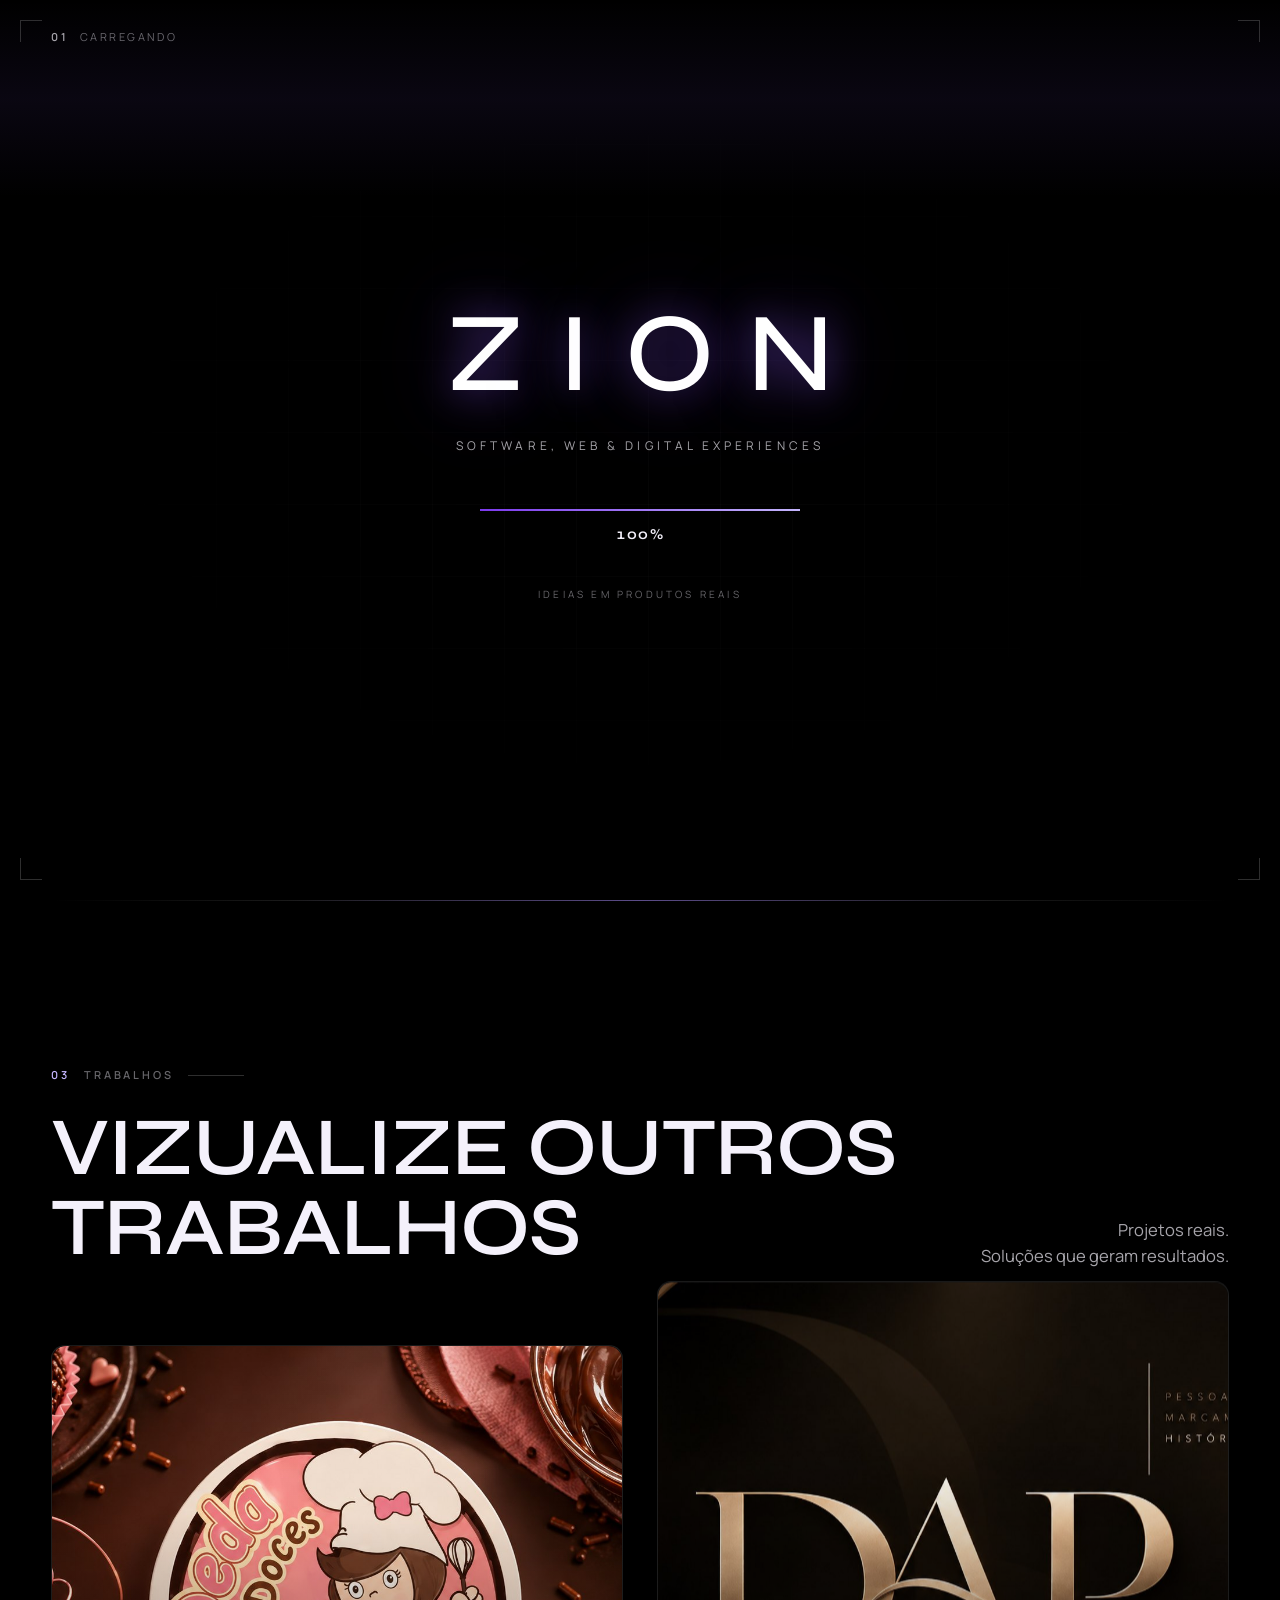
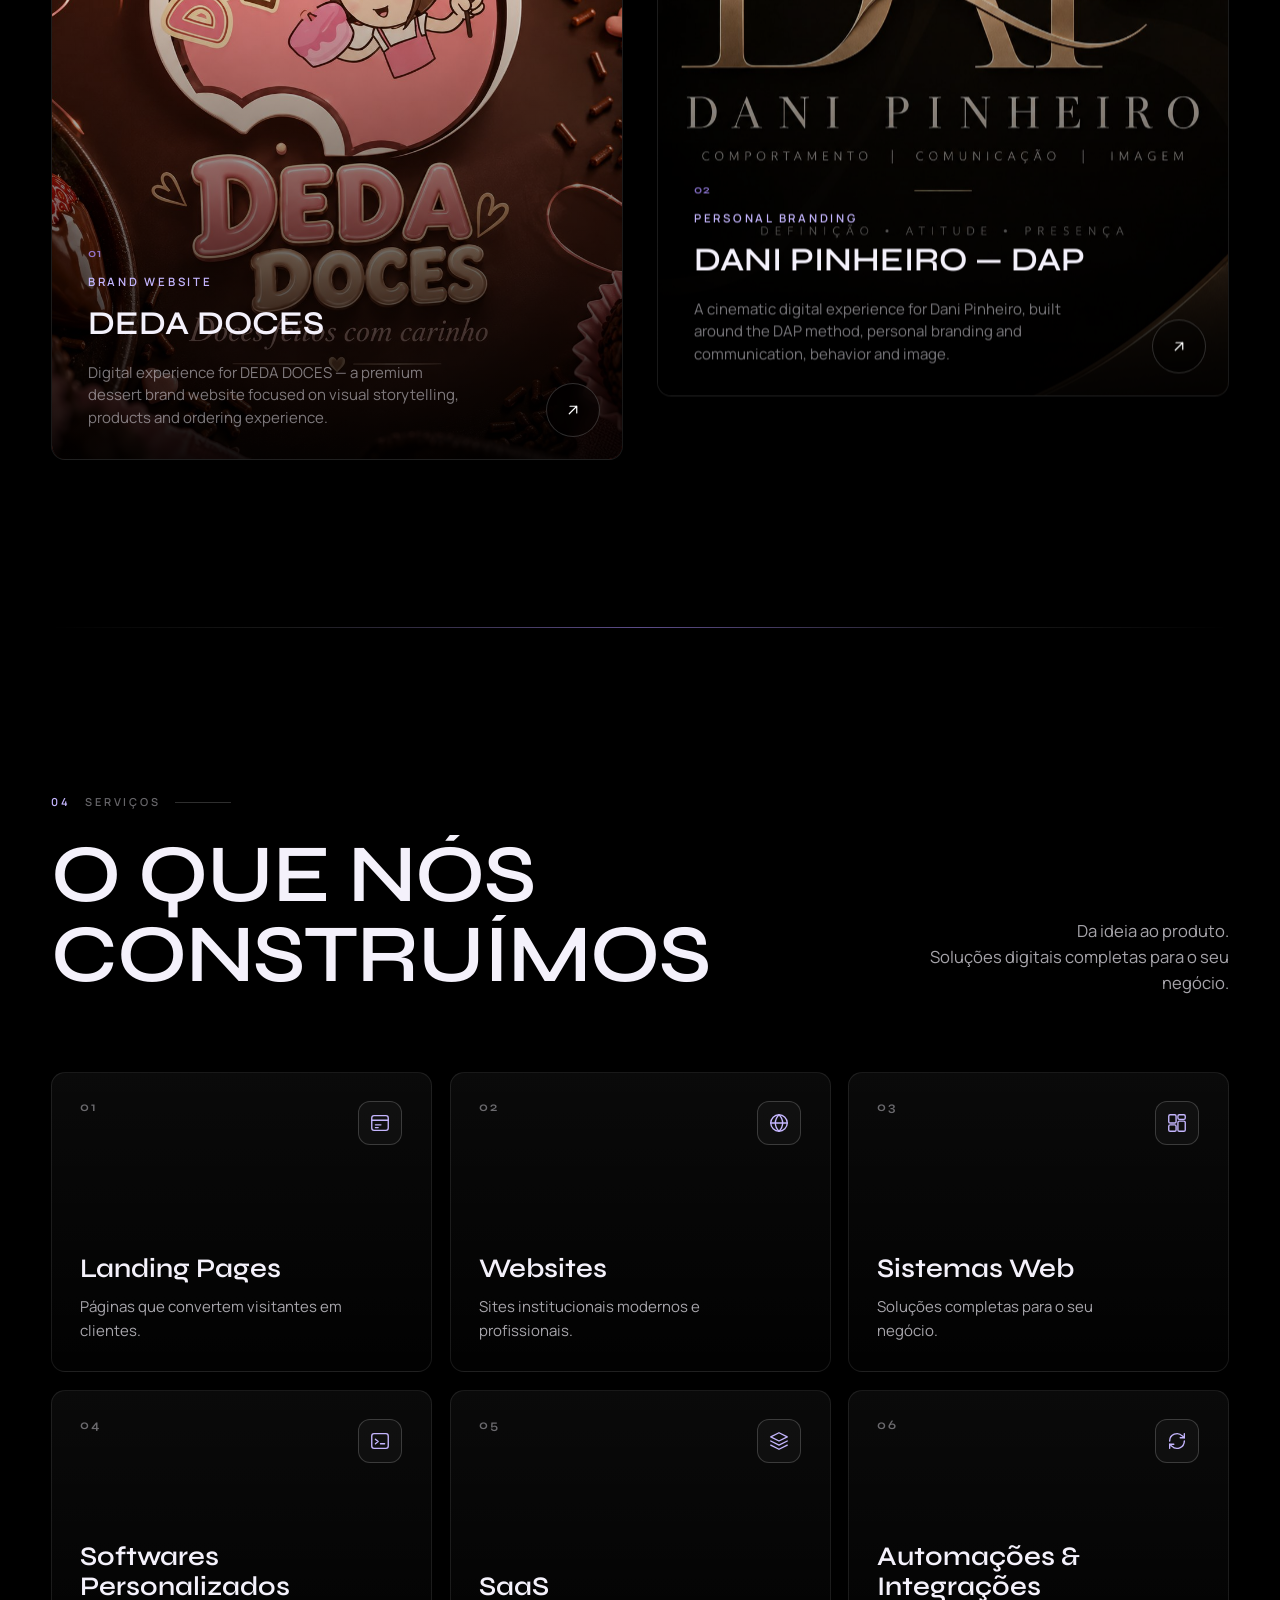
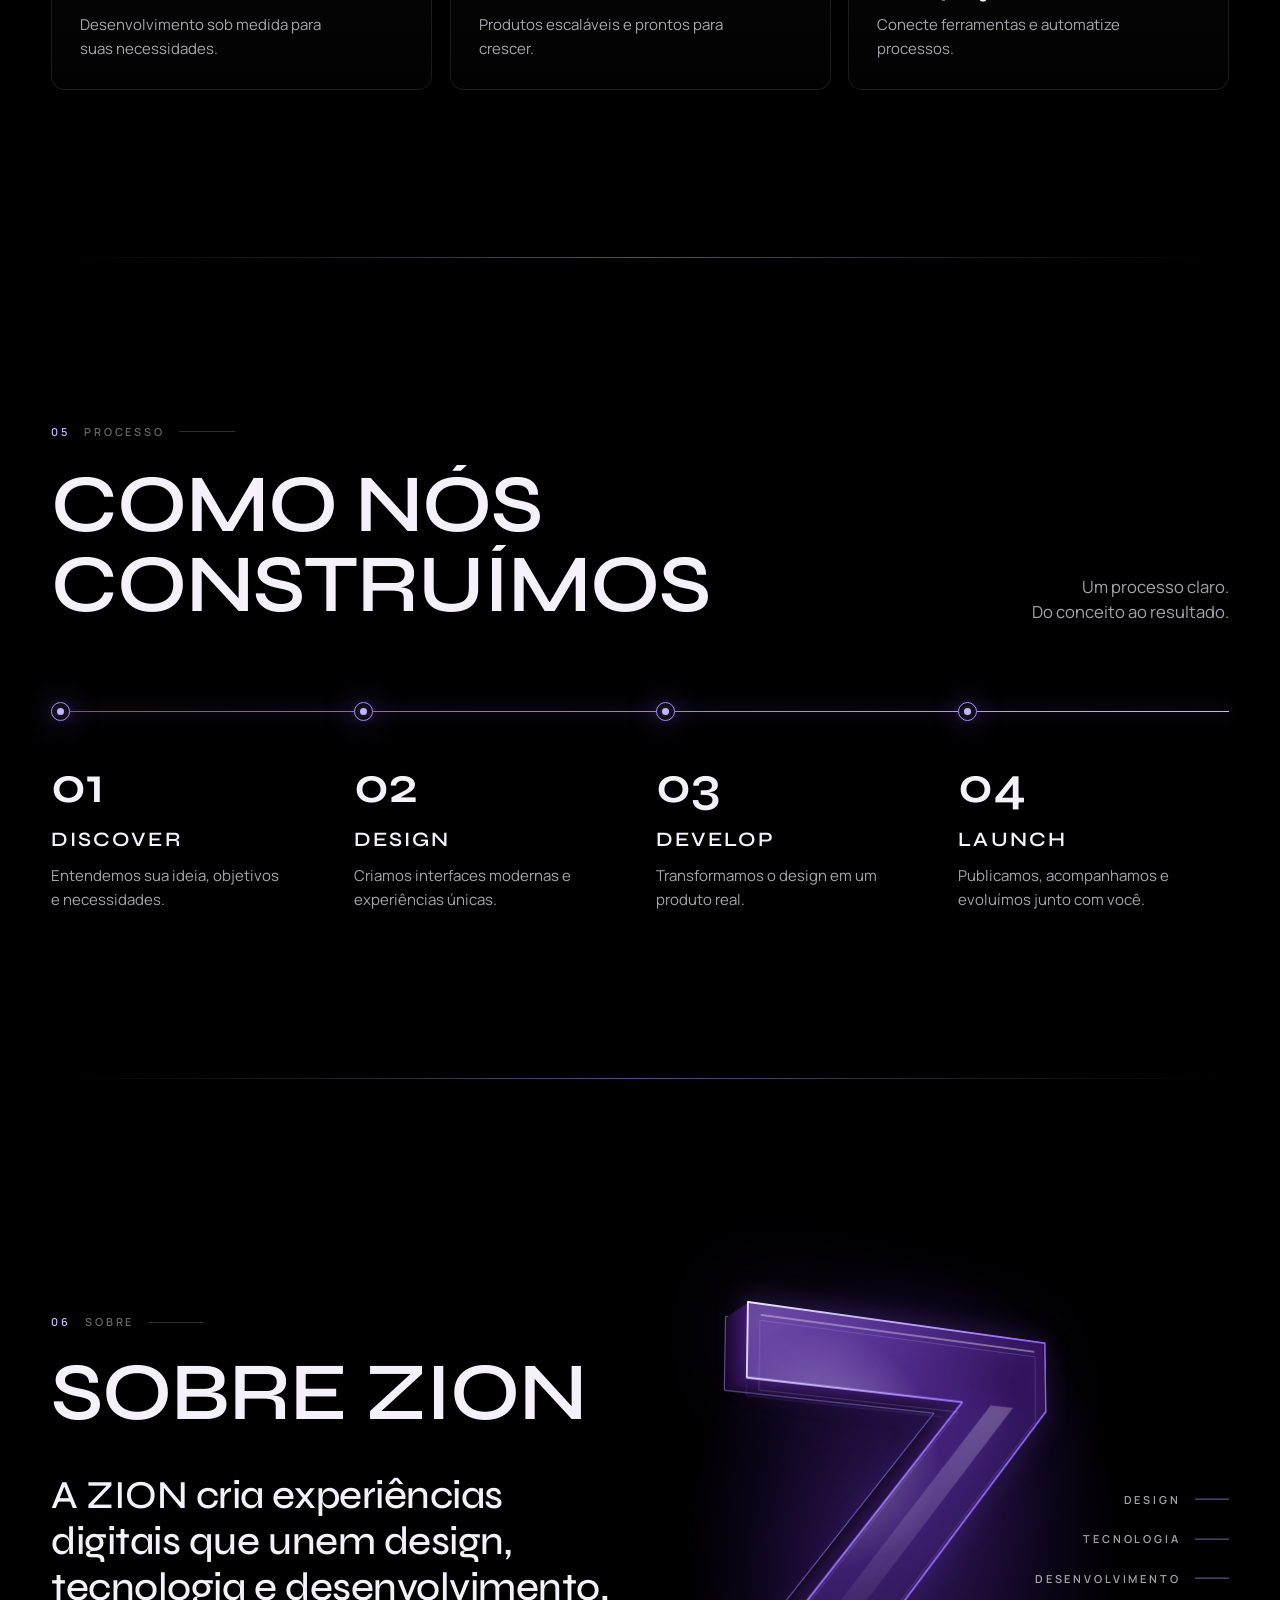
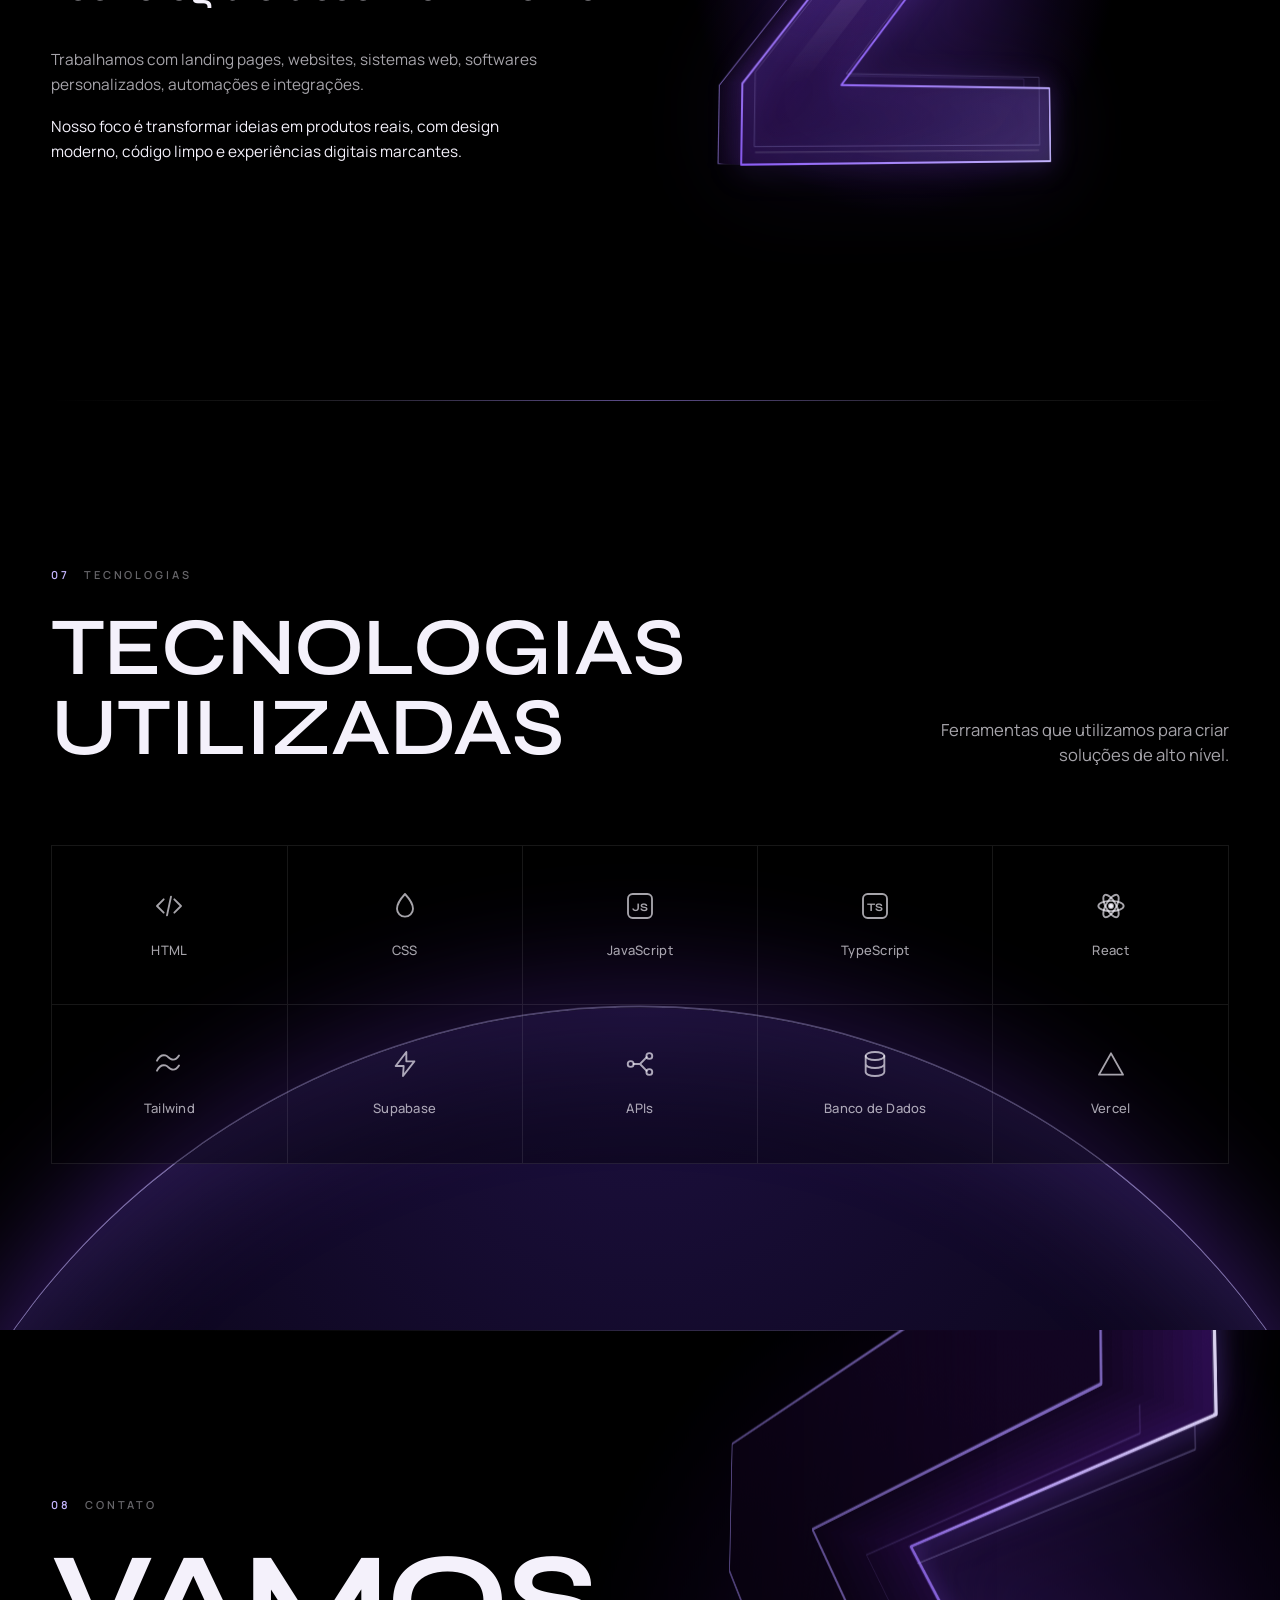
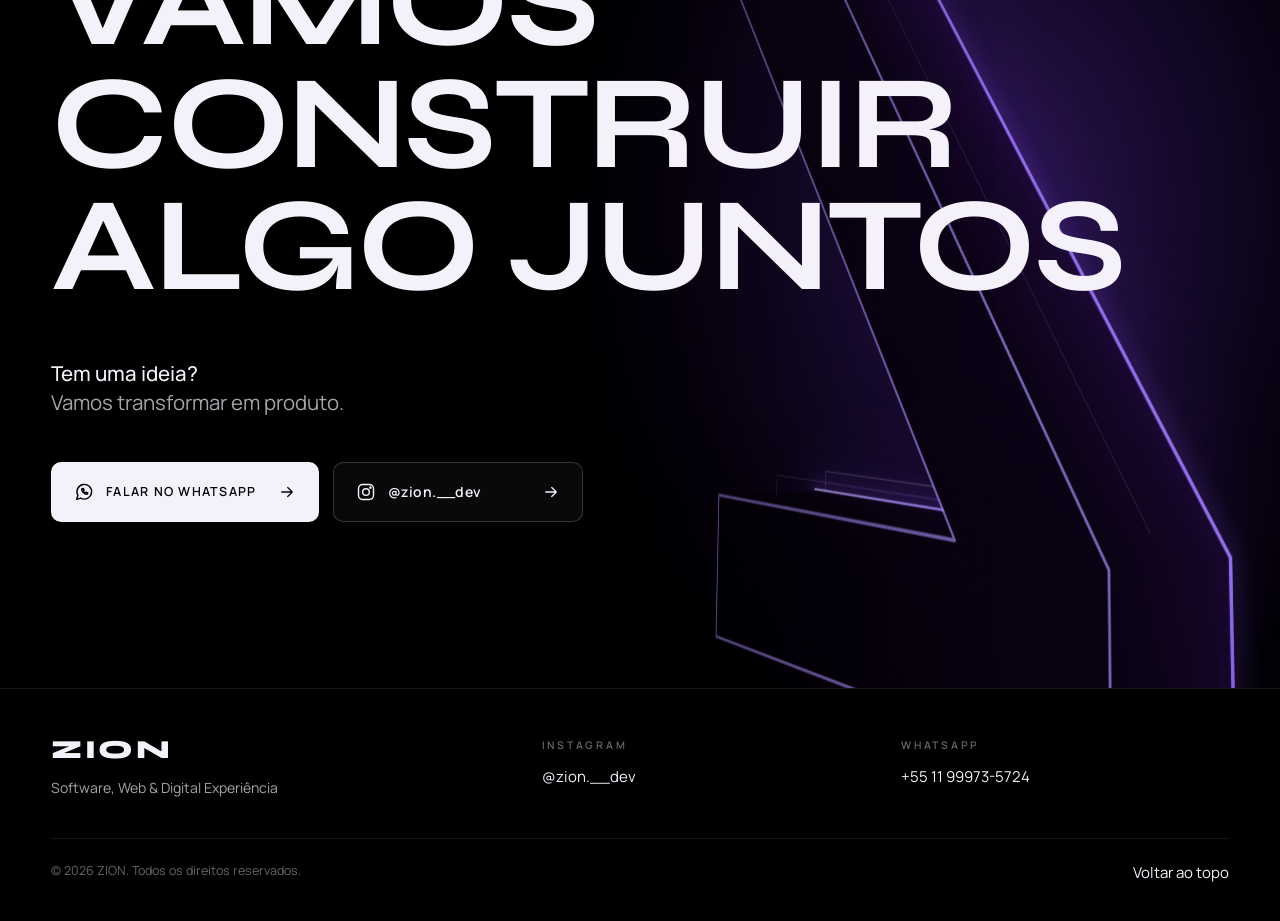
<file: index.html>
<!doctype html>
<html lang="pt-BR">
<head>
<meta charset="utf-8">
<meta name="viewport" content="width=device-width, initial-scale=1, viewport-fit=cover">
<title>ZION — Software, Web &amp; Digital Experiência</title>
<meta name="description" content="A ZION cria landing pages, websites, sistemas, softwares personalizados e experiências digitais modernas.">
<meta name="robots" content="index, follow, max-image-preview:large">
<meta name="theme-color" content="#000000">
<meta name="color-scheme" content="dark">

<link rel="icon" href="favicon.svg" type="image/svg+xml">
<link rel="apple-touch-icon" href="favicon.svg">

<!-- Open Graph / Twitter
     Depois de publicar, troque "og-image.png" pelo endereço completo (ex.: https://seudominio.com/og-image.png)
     e adicione <link rel="canonical" href="https://seudominio.com/"> -->
<meta property="og:type" content="website">
<meta property="og:locale" content="pt_BR">
<meta property="og:site_name" content="ZION">
<meta property="og:title" content="ZION — Software, Web &amp; Digital Experiences">
<meta property="og:description" content="A ZION cria landing pages, websites, sistemas, softwares personalizados e experiências digitais modernas.">
<meta property="og:image" content="og-image.png">
<meta property="og:image:width" content="1200">
<meta property="og:image:height" content="630">
<meta property="og:image:alt" content="ZION — um grande Z 3D em cristal roxo sobre fundo preto">
<meta name="twitter:card" content="summary_large_image">
<meta name="twitter:title" content="ZION — Software, Web &amp; Digital Experiences">
<meta name="twitter:description" content="A ZION cria landing pages, websites, sistemas, softwares personalizados e experiências digitais modernas.">
<meta name="twitter:image" content="og-image.png">

<link rel="preconnect" href="https://fonts.googleapis.com">
<link rel="preconnect" href="https://fonts.gstatic.com" crossorigin>
<link href="https://fonts.googleapis.com/css2?family=Manrope:wght@300;400;500;600;700&family=Syne:wght@500;600;700;800&display=swap" rel="stylesheet">

<script type="application/ld+json">
{
  "@context": "https://schema.org",
  "@type": "ProfessionalService",
  "name": "ZION",
  "slogan": "Software, Web & Digital Experiences",
  "description": "A ZION cria landing pages, websites, sistemas, softwares personalizados e experiências digitais modernas.",
  "telephone": "+5511999735724",
  "sameAs": ["https://instagram.com/zion.__dev"],
  "serviceType": ["Landing Pages", "Websites", "Sistemas Web", "Softwares Personalizados", "SaaS", "Automações e Integrações"]
}
</script>

<script>
  /* Marca o documento como "com JS", decide se o loading aparece (1x por sessão)
     e liga a REDE DE SEGURANÇA: se o JS falhar, atrasar ou travar em qualquer aparelho,
     o site entra em "modo seguro" e mostra todo o conteúdo, sem depender de animação. */
  (function () {
    var r = document.documentElement;
    r.classList.add('js');
    var seen = false;
    try { seen = sessionStorage.getItem('zion:loaded') === '1'; } catch (e) {}
    if (!seen) r.classList.add('is-loading');

    var z = window.__zion = { booted: false, ready: false };
    z.safe = function () {
      if (z.ready) return;
      r.classList.add('safe');
      r.classList.remove('is-loading');
    };
    /* erro de JavaScript do próprio site antes de terminar de abrir -> modo seguro */
    window.addEventListener('error', function (e) {
      var f = (e && e.filename) || '';
      if (!z.ready && (f.indexOf('app.js') > -1 || f.indexOf('index') > -1 || f === '')) z.safe();
    });
    /* app.js não carregou/rodou em 6s -> modo seguro */
    setTimeout(function () { if (!z.booted) z.safe(); }, 6000);
    /* a abertura não terminou em 14s -> modo seguro */
    setTimeout(function () { z.safe(); }, 14000);
  })();
</script>

<link rel="stylesheet" href="style.css">
</head>

<body>
<a class="skip" href="#work">Ir para o conteúdo</a>

<!-- Ícones reutilizáveis -->
<svg width="0" height="0" style="position:absolute" aria-hidden="true" focusable="false">
  <symbol id="i-arrow" viewBox="0 0 24 24"><path d="M5 12h14M13 6l6 6-6 6"/></symbol>
  <symbol id="i-up-right" viewBox="0 0 24 24"><path d="M7 17 17 7M8 7h9v9"/></symbol>
  <symbol id="i-insta" viewBox="0 0 24 24"><rect x="3" y="3" width="18" height="18" rx="5"/><circle cx="12" cy="12" r="4"/><circle cx="17.3" cy="6.7" r=".7" fill="currentColor"/></symbol>
  <symbol id="i-wa" viewBox="0 0 24 24"><path d="M3.2 20.8 4.7 16A8.8 8.8 0 1 1 8 19.3z"/><path d="M9.2 8.4c-.3 2.9 3.2 6.4 6.3 6.4l1.1-1.6-2.1-1-1 .9a4.4 4.4 0 0 1-2.3-2.3l.9-1-1-2.1z"/></symbol>
</svg>

<!-- =========================================================
     01 — LOADING
     ========================================================= -->
<div class="loader" id="loader" aria-hidden="true">
  <div class="loader__grid"></div>
  <i class="loader__scan"></i>
  <span class="loader__corner loader__corner--tl"></span>
  <span class="loader__corner loader__corner--tr"></span>
  <span class="loader__corner loader__corner--bl"></span>
  <span class="loader__corner loader__corner--br"></span>
  <p class="loader__label"><b>01</b>Carregando</p>
  <div class="loader__mid">
    <div class="loader__logo"><span style="--i:0">Z</span><span style="--i:1">I</span><span style="--i:2">O</span><span style="--i:3">N</span></div>
    <p class="loader__sub">Software, Web &amp; Digital Experiences</p>
    <div class="loader__bar"><i id="ld-bar"></i></div>
    <p class="loader__pct" id="ld-pct">00%</p>
    <p class="loader__foot">Ideias em produtos reais</p>
  </div>
</div>

<div class="atmos" aria-hidden="true">
  <div class="atmos__grid"></div>
  <div class="atmos__grain"></div>
  <div class="atmos__vignette"></div>
</div>
<canvas id="fx" aria-hidden="true"></canvas>

<!-- Navegação -->
<header class="nav" id="nav">
  <a class="logo" href="#top" aria-label="ZION — início">ZION</a>
  <nav class="nav__links" aria-label="Principal">
    <a href="#work">Trabalhos</a>
    <a href="#services">Serviços</a>
    <a href="#about">Sobre</a>
    <a href="#contact">Contato</a>
  </nav>
  <div class="nav__right">
    <a class="btn btn--sm" href="https://wa.me/5511999735724?text=Ol%C3%A1!%20Conheci%20a%20ZION%20pelo%20portf%C3%B3lio%20e%20gostaria%20de%20conversar%20sobre%20um%20projeto." target="_blank" rel="noopener" data-magnetic>
      <span class="btn__in">Falar com a ZION</span><i class="btn__dot"></i>
    </a>
    <button class="burger" id="burger" type="button" aria-label="Abrir menu" aria-expanded="false" aria-controls="menu"><i></i><i></i></button>
  </div>
</header>

<div class="menu" id="menu" aria-hidden="true">
  <nav aria-label="Menu mobile">
    <a href="#work" style="--i:0">Trabalhos</a>
    <a href="#services" style="--i:1">Serviços</a>
    <a href="#process" style="--i:2">Processo</a>
    <a href="#about" style="--i:3">Sobre</a>
    <a href="#contact" style="--i:4">Contato</a>
  </nav>
  <div class="menu__foot">
    <a href="https://instagram.com/zion.__dev" target="_blank" rel="noopener">@zion.__dev</a>
    <a href="https://wa.me/5511999735724" target="_blank" rel="noopener">+55 11 99973-5724</a>
  </div>
</div>

<main id="main">

<!-- =========================================================
     02 — HERO
     ========================================================= -->
<section class="hero" id="top" aria-label="Apresentação">
  <div class="hero__light" id="hero-light"></div>
  <div class="hero__floor" id="hero-floor"></div>

  <div class="hero__inner">
    <div class="hero__left">
      <ul class="hero__tags" aria-label="Pilares da ZION" data-mouse="7">
        <li data-intro style="--d:1500">Ideias</li>
        <li data-intro style="--d:1620">Design</li>
        <li data-intro style="--d:1740">Tecnologia</li>
        <li data-intro style="--d:1860">Resultados</li>
      </ul>
    </div>

    <div class="hero__center">
      <div class="hero__z z3d" data-z="hero" data-layers="16" aria-hidden="true" data-intro style="--d:250"></div>
      <div class="hero__title">
        <h1 data-mouse="-9">
          <span class="hero__word" data-split="chars" data-hero style="--d0:650ms">ZION</span>
          <span class="sr-only"> — Software, Web &amp; Digital Experiências</span>
        </h1>
        <p class="hero__tag" data-intro style="--d:1350">Software, Web &amp; Digital Experiências</p>
      </div>
    </div>

    <div class="hero__right">
      <p class="hero__desc" data-intro style="--d:1500">Criamos experiências digitais, websites, sistemas e softwares personalizados para transformar ideias em produtos reais.</p>
      <div class="hero__ctas">
        <a class="btn btn--solid" href="#work" data-magnetic data-intro style="--d:1650"><span class="btn__in">Ver projetos</span><svg class="ar" viewBox="0 0 24 24" aria-hidden="true"><use href="#i-arrow"/></svg></a>
        <a class="btn" href="https://wa.me/5511999735724?text=Ol%C3%A1!%20Conheci%20a%20ZION%20pelo%20portf%C3%B3lio%20e%20gostaria%20de%20conversar%20sobre%20um%20projeto." target="_blank" rel="noopener" data-magnetic data-intro style="--d:1780"><span class="btn__in">Falar com a ZION</span><i class="btn__dot"></i></a>
      </div>
      <div class="socials" data-intro style="--d:1920">
        <a href="https://instagram.com/zion.__dev" target="_blank" rel="noopener" data-cursor="Abrir">
          <svg viewBox="0 0 24 24" aria-hidden="true"><use href="#i-insta"/></svg>
          <span><small>Instagram</small>@zion.__dev</span>
        </a>
        <a href="https://wa.me/5511999735724" target="_blank" rel="noopener" data-cursor="Abrir">
          <svg viewBox="0 0 24 24" aria-hidden="true"><use href="#i-wa"/></svg>
          <span><small>WhatsApp</small>+55 11 99973-5724</span>
        </a>
      </div>
    </div>
  </div>

  <a class="hero__scroll" href="#work" data-intro style="--d:2100" aria-label="Rolar para os projetos"><i></i>Scroll</a>
  <span class="hero__mark float" aria-hidden="true"></span>
</section>

<!-- =========================================================
     03 — SELECTED WORK
     ========================================================= -->
<section class="section" id="work" aria-labelledby="work-title">
  <div class="wrap">
    <div class="shead">
      <p class="idx"><b>03</b>Trabalhos<i data-line></i></p>
      <h2 class="h2" id="work-title" data-split="words">Vizualize Outros Trabalhos</h2>
      <p class="shead__note" data-reveal><span>Projetos reais.</span><span>Soluções que geram resultados.</span></p>
    </div>
    <div class="work-grid" id="work-grid"></div>
  </div>
</section>

<!-- =========================================================
     04 — SERVICES
     ========================================================= -->
<section class="section" id="services" aria-labelledby="services-title">
  <div class="wrap">
    <div class="shead">
      <p class="idx"><b>04</b>Serviços<i data-line></i></p>
      <h2 class="h2" id="services-title" data-split="words">O que nós construímos</h2>
      <p class="shead__note" data-reveal>Da ideia ao produto.<br>Soluções digitais completas para o seu negócio.</p>
    </div>

    <div class="services-grid" data-stagger="3">
      <div class="cell" data-reveal><article class="card svc" data-tilt>
        <div class="svc__top"><span class="svc__n">01</span><span class="svc__ico"><svg viewBox="0 0 24 24" aria-hidden="true"><rect x="3" y="4" width="18" height="16" rx="2.5"/><path d="M3 9h18M7 14h6M7 17h3"/></svg></span></div>
        <div><h3 class="svc__title">Landing Pages</h3><p class="svc__desc">Páginas que convertem visitantes em clientes.</p></div>
      </article></div>

      <div class="cell" data-reveal><article class="card svc" data-tilt>
        <div class="svc__top"><span class="svc__n">02</span><span class="svc__ico"><svg viewBox="0 0 24 24" aria-hidden="true"><circle cx="12" cy="12" r="9"/><path d="M3 12h18M12 3c2.6 2.6 4 5.6 4 9s-1.4 6.4-4 9c-2.6-2.6-4-5.6-4-9s1.4-6.4 4-9z"/></svg></span></div>
        <div><h3 class="svc__title">Websites</h3><p class="svc__desc">Sites institucionais modernos e profissionais.</p></div>
      </article></div>

      <div class="cell" data-reveal><article class="card svc" data-tilt>
        <div class="svc__top"><span class="svc__n">03</span><span class="svc__ico"><svg viewBox="0 0 24 24" aria-hidden="true"><rect x="3" y="3" width="8" height="9" rx="1.5"/><rect x="13" y="3" width="8" height="5" rx="1.5"/><rect x="13" y="10" width="8" height="11" rx="1.5"/><rect x="3" y="14" width="8" height="7" rx="1.5"/></svg></span></div>
        <div><h3 class="svc__title">Sistemas Web</h3><p class="svc__desc">Soluções completas para o seu negócio.</p></div>
      </article></div>

      <div class="cell" data-reveal><article class="card svc" data-tilt>
        <div class="svc__top"><span class="svc__n">04</span><span class="svc__ico"><svg viewBox="0 0 24 24" aria-hidden="true"><rect x="3" y="4" width="18" height="16" rx="2.5"/><path d="m7 10 3 2.5L7 15M12.5 15H17"/></svg></span></div>
        <div><h3 class="svc__title">Softwares Personalizados</h3><p class="svc__desc">Desenvolvimento sob medida para suas necessidades.</p></div>
      </article></div>

      <div class="cell" data-reveal><article class="card svc" data-tilt>
        <div class="svc__top"><span class="svc__n">05</span><span class="svc__ico"><svg viewBox="0 0 24 24" aria-hidden="true"><path d="m12 3 9 4.5-9 4.5-9-4.5z"/><path d="m3 12 9 4.5 9-4.5"/><path d="m3 16.5 9 4.5 9-4.5"/></svg></span></div>
        <div><h3 class="svc__title">SaaS</h3><p class="svc__desc">Produtos escaláveis e prontos para crescer.</p></div>
      </article></div>

      <div class="cell" data-reveal><article class="card svc" data-tilt>
        <div class="svc__top"><span class="svc__n">06</span><span class="svc__ico"><svg viewBox="0 0 24 24" aria-hidden="true"><path d="M4 12a8 8 0 0 1 13.7-5.6L20 8.5"/><path d="M20 4v4.5h-4.5"/><path d="M20 12a8 8 0 0 1-13.7 5.6L4 15.5"/><path d="M4 20v-4.5h4.5"/></svg></span></div>
        <div><h3 class="svc__title">Automações &amp; Integrações</h3><p class="svc__desc">Conecte ferramentas e automatize processos.</p></div>
      </article></div>
    </div>
  </div>
</section>

<!-- =========================================================
     05 — PROCESS
     ========================================================= -->
<section class="section" id="process" aria-labelledby="process-title">
  <div class="wrap">
    <div class="shead">
      <p class="idx"><b>05</b>Processo<i data-line></i></p>
      <h2 class="h2" id="process-title" data-split="words">Como nós construímos</h2>
      <p class="shead__note" data-reveal><span>Um processo claro.</span><span>Do conceito ao resultado.</span></p>
    </div>

    <div class="steps" id="steps">
      <div class="steps__track" aria-hidden="true"><div class="steps__fill"></div></div>
      <article class="step" data-reveal style="--i:0"><span class="step__node" aria-hidden="true"></span><p class="step__n">01</p><h3 class="step__t">Discover</h3><p class="step__d">Entendemos sua ideia, objetivos e necessidades.</p></article>
      <article class="step" data-reveal style="--i:1"><span class="step__node" aria-hidden="true"></span><p class="step__n">02</p><h3 class="step__t">Design</h3><p class="step__d">Criamos interfaces modernas e experiências únicas.</p></article>
      <article class="step" data-reveal style="--i:2"><span class="step__node" aria-hidden="true"></span><p class="step__n">03</p><h3 class="step__t">Develop</h3><p class="step__d">Transformamos o design em um produto real.</p></article>
      <article class="step" data-reveal style="--i:3"><span class="step__node" aria-hidden="true"></span><p class="step__n">04</p><h3 class="step__t">Launch</h3><p class="step__d">Publicamos, acompanhamos e evoluímos junto com você.</p></article>
    </div>
  </div>
</section>

<!-- =========================================================
     06 — ABOUT
     ========================================================= -->
<section class="section" id="about" aria-labelledby="about-title">
  <div class="wrap about">
    <div class="about__text">
      <p class="idx"><b>06</b>Sobre<i data-line></i></p>
      <h2 class="h2" id="about-title" data-split="words" style="margin-top:22px">Sobre ZION</h2>
      <p class="about__lead" data-reveal>A ZION cria experiências digitais que unem design, tecnologia e desenvolvimento.</p>
      <div class="about__body" data-reveal>
        <p>Trabalhamos com landing pages, websites, sistemas web, softwares personalizados, automações e integrações.</p>
        <p>Nosso foco é transformar ideias em produtos reais, com design moderno, código limpo e experiências digitais marcantes.</p>
      </div>
    </div>
    <div class="about__viz">
      <div class="z3d" data-z="about" data-layers="12" aria-hidden="true"></div>
      <ul class="about__pillars" aria-label="Pilares">
        <li data-reveal style="--i:0">Design</li>
        <li data-reveal style="--i:1">Tecnologia</li>
        <li data-reveal style="--i:2">Desenvolvimento</li>
      </ul>
    </div>
  </div>
</section>

<!-- =========================================================
     07 — TECHNOLOGIES
     Mostre apenas o que a ZION realmente usa: apague o <li> que não fizer sentido.
     ========================================================= -->
<section class="section tech" id="technologies" aria-labelledby="tech-title">
  <div class="tech__planet" data-parallax="-0.05" aria-hidden="true"></div>
  <div class="wrap">
    <div class="shead">
      <p class="idx"><b>07</b>Tecnologias<i data-line></i></p>
      <h2 class="h2" id="tech-title" data-split="words">Tecnologias Utilizadas</h2>
      <p class="shead__note" data-reveal>Ferramentas que utilizamos para criar soluções de alto nível.</p>
    </div>

    <ul class="tech__grid" data-stagger="5">
      <li class="tile" data-reveal><svg viewBox="0 0 24 24" aria-hidden="true"><path d="m8 7-5 5 5 5M16 7l5 5-5 5M13.5 5l-3 14"/></svg><span>HTML</span></li>
      <li class="tile" data-reveal><svg viewBox="0 0 24 24" aria-hidden="true"><path d="M12 3s6 6.5 6 11a6 6 0 0 1-12 0c0-4.5 6-11 6-11z"/></svg><span>CSS</span></li>
      <li class="tile" data-reveal><svg viewBox="0 0 24 24" aria-hidden="true"><rect x="3" y="3" width="18" height="18" rx="3.5"/><text x="12" y="15.6" text-anchor="middle">JS</text></svg><span>JavaScript</span></li>
      <li class="tile" data-reveal><svg viewBox="0 0 24 24" aria-hidden="true"><rect x="3" y="3" width="18" height="18" rx="3.5"/><text x="12" y="15.6" text-anchor="middle">TS</text></svg><span>TypeScript</span></li>
      <li class="tile" data-reveal><svg viewBox="0 0 24 24" aria-hidden="true"><circle cx="12" cy="12" r="1.5" fill="currentColor"/><ellipse cx="12" cy="12" rx="9.5" ry="3.8"/><ellipse cx="12" cy="12" rx="9.5" ry="3.8" transform="rotate(60 12 12)"/><ellipse cx="12" cy="12" rx="9.5" ry="3.8" transform="rotate(120 12 12)"/></svg><span>React</span></li>
      <li class="tile" data-reveal><svg viewBox="0 0 24 24" aria-hidden="true"><path d="M3 9.5c1.7-3.3 3.8-4.6 6.3-3.9 2 .6 3 2.6 5 3 1.8.4 3.5-.3 5.2-3"/><path d="M3 17c1.7-3.3 3.8-4.6 6.3-3.9 2 .6 3 2.6 5 3 1.8.4 3.5-.3 5.2-3"/></svg><span>Tailwind</span></li>
      <li class="tile" data-reveal><svg viewBox="0 0 24 24" aria-hidden="true"><path d="M13 3 5 13.5h6L10.5 21 19 10h-6z"/></svg><span>Supabase</span></li>
      <li class="tile" data-reveal><svg viewBox="0 0 24 24" aria-hidden="true"><circle cx="5" cy="12" r="2.2"/><circle cx="19" cy="6" r="2.2"/><circle cx="19" cy="18" r="2.2"/><path d="M7.2 12H12l5-5.2M12 12l5 5.2"/></svg><span>APIs</span></li>
      <li class="tile" data-reveal><svg viewBox="0 0 24 24" aria-hidden="true"><ellipse cx="12" cy="6" rx="7" ry="3"/><path d="M5 6v6c0 1.7 3.1 3 7 3s7-1.3 7-3V6M5 12v6c0 1.7 3.1 3 7 3s7-1.3 7-3v-6"/></svg><span>Banco de Dados</span></li>
      <li class="tile" data-reveal><svg viewBox="0 0 24 24" aria-hidden="true"><path d="m12 4 9 16H3z"/></svg><span>Vercel</span></li>
    </ul>
  </div>
</section>

<!-- =========================================================
     08 — CONTACT
     ========================================================= -->
<section class="section contact" id="contact" aria-labelledby="contact-title">
  <div class="contact__z z3d" data-z="contact" data-layers="12" aria-hidden="true"></div>
  <div class="contact__shade" aria-hidden="true"></div>
  <div class="wrap">
    <p class="idx" style="margin-bottom:26px"><b>08</b>Contato<i data-line></i></p>
    <h2 class="contact__title" id="contact-title" data-split="words"><span class="line">Vamos construir</span><span class="line">Algo Juntos</span></h2>
    <p class="contact__copy" data-reveal><strong>Tem uma ideia?</strong>Vamos transformar em produto.</p>
    <div class="contact__ctas" data-reveal style="--i:2">
      <a class="btn btn--solid" href="https://wa.me/5511999735724?text=Ol%C3%A1!%20Conheci%20a%20ZION%20pelo%20portf%C3%B3lio%20e%20gostaria%20de%20conversar%20sobre%20um%20projeto." target="_blank" rel="noopener" data-magnetic>
        <span class="btn__in"><svg class="ar" viewBox="0 0 24 24" aria-hidden="true" style="width:20px;height:20px"><use href="#i-wa"/></svg>Falar no WhatsApp</span><svg class="ar" viewBox="0 0 24 24" aria-hidden="true"><use href="#i-arrow"/></svg>
      </a>
      <a class="btn btn--handle" href="https://instagram.com/zion.__dev" target="_blank" rel="noopener" data-magnetic>
        <span class="btn__in"><svg class="ar" viewBox="0 0 24 24" aria-hidden="true" style="width:20px;height:20px"><use href="#i-insta"/></svg>@zion.__dev</span><svg class="ar" viewBox="0 0 24 24" aria-hidden="true"><use href="#i-arrow"/></svg>
      </a>
    </div>
  </div>
</section>

</main>

<!-- =========================================================
     09 — FOOTER
     ========================================================= -->
<footer class="footer">
  <div class="footer__grid">
    <div class="footer__brand">ZION<small>Software, Web &amp; Digital Experiência</small></div>
    <div><h3>Instagram</h3><a href="https://instagram.com/zion.__dev" target="_blank" rel="noopener">@zion.__dev</a></div>
    <div><h3>WhatsApp</h3><a href="https://wa.me/5511999735724" target="_blank" rel="noopener">+55 11 99973-5724</a></div>
  </div>
  <div class="footer__legal"><span>© <span id="year">2026</span> ZION. Todos os direitos reservados.</span><a href="#top">Voltar ao topo</a></div>
</footer>

<script src="app.js" defer></script>
</body>
</html>
</file>
<file: style.css>
/* =========================================================
   ZION — Software, Web & Digital Experiences
   Design tokens
   ========================================================= */
:root {
  --bg: #000;
  --ink: #f4f1fb;
  --ink-2: rgba(244, 241, 251, .68);
  --ink-3: rgba(244, 241, 251, .42);
  --line: rgba(255, 255, 255, .09);
  --line-2: rgba(255, 255, 255, .18);
  --v1: #7c3aed;
  --v2: #8b5cf6;
  --v3: #a78bfa;
  --v4: #c4b5fd;
  --glow: rgba(139, 92, 246, .42);
  --display: 'Syne', 'Arial Black', system-ui, sans-serif;
  --body: 'Manrope', system-ui, -apple-system, 'Segoe UI', Roboto, sans-serif;
  --pad: clamp(20px, 4vw, 64px);
  --ease: cubic-bezier(.22, 1, .36, 1);
  --ease-io: cubic-bezier(.65, 0, .35, 1);
}

*, *::before, *::after { box-sizing: border-box; margin: 0; padding: 0; }
html { -webkit-text-size-adjust: 100%; color-scheme: dark; background: var(--bg); overflow-x: hidden; }
body {
  background: var(--bg);
  color: var(--ink);
  font-family: var(--body);
  font-size: 16px;
  line-height: 1.6;
  overflow-x: hidden;
  -webkit-font-smoothing: antialiased;
  -moz-osx-font-smoothing: grayscale;
  text-rendering: optimizeLegibility;
}
html.is-loading, html.is-loading body { overflow: hidden; }
html.menu-open, html.menu-open body { overflow: hidden; }
img, svg { display: block; max-width: 100%; }
a { color: inherit; }
ul { list-style: none; }
button { font: inherit; color: inherit; background: none; border: 0; cursor: pointer; }
::selection { background: var(--v1); color: #fff; }
:focus-visible { outline: 2px solid var(--v3); outline-offset: 3px; border-radius: 6px; }

.sr-only {
  position: absolute; width: 1px; height: 1px; margin: -1px; padding: 0;
  overflow: hidden; clip: rect(0 0 0 0); white-space: nowrap; border: 0;
}
.skip {
  position: fixed; left: 16px; top: -60px; z-index: 400; padding: 10px 16px;
  background: var(--ink); color: #000; border-radius: 8px; font-weight: 600; text-decoration: none;
  transition: top .3s var(--ease);
}
.skip:focus { top: 16px; }

/* =========================================================
   Atmosfera global: grid técnico, grão, vinheta, partículas
   ========================================================= */
.atmos { position: fixed; inset: 0; z-index: 0; pointer-events: none; }
.atmos__grid {
  position: absolute; inset: 0;
  background-image:
    linear-gradient(rgba(255, 255, 255, .045) 1px, transparent 1px),
    linear-gradient(90deg, rgba(255, 255, 255, .045) 1px, transparent 1px);
  background-size: 72px 72px;
  -webkit-mask-image: radial-gradient(ellipse 80% 70% at 50% 40%, #000 20%, transparent 78%);
  mask-image: radial-gradient(ellipse 80% 70% at 50% 40%, #000 20%, transparent 78%);
}
.atmos__grain {
  position: absolute; inset: 0; opacity: .05;
  background-image: url("data:image/svg+xml;utf8,<svg xmlns='http://www.w3.org/2000/svg' width='180' height='180'><filter id='n'><feTurbulence type='fractalNoise' baseFrequency='.85' numOctaves='2' stitchTiles='stitch'/><feColorMatrix values='0 0 0 0 1  0 0 0 0 1  0 0 0 0 1  0 0 0 .9 0'/></filter><rect width='100%' height='100%' filter='url(%23n)'/></svg>");
}
.atmos__vignette {
  position: absolute; inset: 0;
  background: radial-gradient(ellipse 120% 90% at 50% 50%, transparent 55%, rgba(0, 0, 0, .65) 100%);
}
#fx { position: fixed; inset: 0; width: 100%; height: 100%; z-index: 0; pointer-events: none; }

main, .footer { position: relative; z-index: 1; }

/* =========================================================
   Botões
   ========================================================= */
.btn {
  position: relative; display: inline-flex; align-items: center; justify-content: space-between;
  gap: 22px; height: 54px; padding: 0 22px; border-radius: 10px;
  font: 600 12.5px/1 var(--body); letter-spacing: .1em; text-transform: uppercase; text-decoration: none;
  color: var(--ink); border: 1px solid var(--line-2);
  background: rgba(255, 255, 255, .035);
  -webkit-backdrop-filter: blur(10px); backdrop-filter: blur(10px);
  transition: border-color .4s var(--ease), box-shadow .5s var(--ease), background .4s var(--ease), color .3s;
  will-change: transform;
}
.btn__in { display: inline-flex; align-items: center; gap: 12px; will-change: transform; }
.btn .ar { width: 18px; height: 18px; stroke: currentColor; fill: none; stroke-width: 1.7; stroke-linecap: round; stroke-linejoin: round; transition: transform .5s var(--ease); flex: none; }
.btn:hover .ar { transform: translateX(5px); }
.btn:hover { border-color: rgba(167, 139, 250, .75); box-shadow: 0 0 44px -8px var(--glow), inset 0 0 22px -12px var(--v3); }
.btn--solid { background: var(--ink); color: #07040e; border-color: transparent; }
.btn--solid:hover { background: #fff; box-shadow: 0 0 60px -6px rgba(167, 139, 250, .7); border-color: transparent; }
.btn__dot { width: 8px; height: 8px; border-radius: 50%; background: var(--v2); box-shadow: 0 0 12px var(--v2); flex: none; }
.btn--handle { text-transform: none; letter-spacing: .03em; font-size: 14px; }
.btn--sm { height: 42px; padding: 0 16px; font-size: 11.5px; gap: 14px; }

/* =========================================================
   Navegação
   ========================================================= */
.nav {
  position: fixed; inset: 0 0 auto 0; z-index: 90;
  display: flex; align-items: center; justify-content: space-between;
  padding: 18px var(--pad);
  transition: transform .7s var(--ease), background .5s, border-color .5s;
  border-bottom: 1px solid transparent;
}
.nav.is-solid {
  background: rgba(0, 0, 0, .55);
  -webkit-backdrop-filter: blur(16px); backdrop-filter: blur(16px);
  border-bottom-color: var(--line);
}
.nav.is-hidden { transform: translate3d(0, -110%, 0); }
.logo { font: 800 22px/1 var(--display); letter-spacing: .1em; text-decoration: none; color: var(--ink); position: relative; z-index: 95; }
.nav__links { display: flex; gap: clamp(22px, 3.2vw, 48px); }
.nav__links a {
  position: relative; font-size: 14px; font-weight: 500; text-decoration: none; color: var(--ink-2);
  padding: 6px 0; transition: color .3s;
}
.nav__links a::after {
  content: ""; position: absolute; left: 0; right: 0; bottom: 0; height: 1px; background: var(--v3);
  transform: scaleX(0); transform-origin: right; transition: transform .6s var(--ease);
}
.nav__links a:hover, .nav__links a[aria-current="true"] { color: var(--ink); }
.nav__links a:hover::after, .nav__links a[aria-current="true"]::after { transform: scaleX(1); transform-origin: left; }
.nav__right { display: flex; align-items: center; gap: 14px; position: relative; z-index: 95; }

.burger { display: none; width: 46px; height: 46px; border-radius: 10px; border: 1px solid var(--line-2); position: relative; background: rgba(255, 255, 255, .04); }
.burger i { position: absolute; left: 14px; right: 14px; height: 1.5px; background: var(--ink); transition: transform .6s var(--ease), top .6s var(--ease); }
.burger i:nth-child(1) { top: 18px; }
.burger i:nth-child(2) { top: 26px; }
.menu-open .burger i:nth-child(1) { top: 22px; transform: rotate(45deg); }
.menu-open .burger i:nth-child(2) { top: 22px; transform: rotate(-45deg); }

.menu {
  position: fixed; inset: 0; z-index: 80; background: #020106;
  display: flex; flex-direction: column; justify-content: center; padding: 100px var(--pad) 48px;
  clip-path: circle(0 at calc(100% - 44px) 40px); visibility: hidden;
  transition: clip-path .9s var(--ease-io), visibility 0s .9s;
}
.menu::before {
  content: ""; position: absolute; inset: 0; pointer-events: none;
  background: radial-gradient(500px circle at 80% 20%, rgba(124, 58, 237, .28), transparent 65%);
}
.menu-open .menu { clip-path: circle(150% at calc(100% - 44px) 40px); visibility: visible; transition: clip-path .9s var(--ease-io), visibility 0s; }
.menu nav { display: flex; flex-direction: column; gap: 6px; position: relative; }
.menu nav a {
  font: 600 clamp(38px, 11vw, 64px)/1.1 var(--display); text-decoration: none; text-transform: uppercase;
  opacity: 0; transform: translate3d(0, 30px, 0); transition: opacity .6s, transform .8s var(--ease);
}
.menu-open .menu nav a { opacity: 1; transform: none; transition-delay: calc(.25s + var(--i) * .07s); }
.menu__foot { position: relative; margin-top: 48px; display: grid; gap: 6px; color: var(--ink-2); font-size: 14px; }
.menu__foot a { text-decoration: none; }

/* =========================================================
   Loading
   ========================================================= */
.loader { display: none; position: fixed; inset: 0; z-index: 300; background: #000; overflow: hidden; }
html.is-loading .loader { display: grid; place-items: center; }
.loader::after {
  content: ""; position: absolute; left: 0; right: 0; bottom: 0; height: 1px;
  background: linear-gradient(90deg, transparent, var(--v3), transparent);
  box-shadow: 0 0 36px 5px rgba(139, 92, 246, .55); opacity: 0; transition: opacity .3s;
}
.loader.is-out { transform: translate3d(0, -101%, 0); transition: transform 1.2s var(--ease-io) .45s; }
.loader.is-out::after { opacity: 1; }
.loader__grid {
  position: absolute; inset: 0; opacity: .6;
  background-image: linear-gradient(rgba(255, 255, 255, .04) 1px, transparent 1px), linear-gradient(90deg, rgba(255, 255, 255, .04) 1px, transparent 1px);
  background-size: 72px 72px;
  -webkit-mask-image: radial-gradient(ellipse 60% 55% at 50% 50%, #000, transparent 75%);
  mask-image: radial-gradient(ellipse 60% 55% at 50% 50%, #000, transparent 75%);
}
.loader__label { position: absolute; top: 28px; left: var(--pad); font-size: 11px; letter-spacing: .22em; text-transform: uppercase; color: var(--ink-3); }
.loader__label b { font-weight: 600; color: var(--ink-2); margin-right: 12px; }
.loader__corner { position: absolute; width: 22px; height: 22px; border: 0 solid var(--line-2); }
.loader__corner--tl { top: 20px; left: 20px; border-width: 1px 0 0 1px; }
.loader__corner--tr { top: 20px; right: 20px; border-width: 1px 1px 0 0; }
.loader__corner--bl { bottom: 20px; left: 20px; border-width: 0 0 1px 1px; }
.loader__corner--br { bottom: 20px; right: 20px; border-width: 0 1px 1px 0; }
.loader__mid { position: relative; text-align: center; display: grid; justify-items: center; transition: transform 1.1s var(--ease-io), opacity .8s, filter 1s; }
.loader.is-out .loader__mid { transform: scale(1.4); opacity: 0; filter: blur(16px); }
.loader__logo {
  font: 500 clamp(46px, 9.5vw, 112px)/1 var(--display); letter-spacing: .3em; margin-right: -.3em;
  color: #fff; text-shadow: 0 0 40px rgba(139, 92, 246, .55), 0 0 90px rgba(124, 58, 237, .35);
  animation: glitch 4.2s steps(1) 1.6s 1;
}
.loader__logo span { display: inline-block; opacity: 0; animation: ldIn 1.2s var(--ease) forwards; animation-delay: calc(.2s + var(--i) * .13s); }
@keyframes ldIn { from { opacity: 0; filter: blur(20px); transform: translate3d(0, 26px, 0) scale(1.12); } to { opacity: 1; filter: blur(0); transform: none; } }
@keyframes glitch {
  0%, 100% { transform: none; }
  30% { text-shadow: -3px 0 rgba(167, 139, 250, .85), 3px 0 rgba(255, 255, 255, .4), 0 0 40px rgba(139, 92, 246, .55); transform: translate3d(1px, 0, 0); }
  32% { transform: none; }
  61% { text-shadow: 2px 0 rgba(167, 139, 250, .7), -2px 0 rgba(255, 255, 255, .35), 0 0 40px rgba(139, 92, 246, .55); clip-path: inset(38% 0 42% 0); }
  62% { clip-path: none; }
}
.loader__sub { margin-top: 26px; font-size: clamp(9px, 1.4vw, 12px); letter-spacing: .34em; text-transform: uppercase; color: var(--ink-2); opacity: 0; animation: ldFade 1s var(--ease) 1s forwards; }
.loader__bar { position: relative; margin-top: 54px; width: min(320px, 62vw); height: 2px; background: rgba(255, 255, 255, .12); overflow: hidden; opacity: 0; animation: ldFade 1s var(--ease) 1.1s forwards; }
.loader__bar i { position: absolute; inset: 0; transform-origin: left; transform: scaleX(0); background: linear-gradient(90deg, var(--v1), var(--v4)); box-shadow: 0 0 16px var(--v2); }
.loader__pct { margin-top: 16px; font: 600 15px/1 var(--display); font-variant-numeric: tabular-nums; letter-spacing: .08em; opacity: 0; animation: ldFade 1s var(--ease) 1.1s forwards; min-width: 4ch; }
.loader__foot { margin-top: 44px; font-size: 10px; letter-spacing: .32em; text-transform: uppercase; color: var(--ink-3); opacity: 0; animation: ldFade 1s var(--ease) 1.4s forwards; }
@keyframes ldFade { to { opacity: 1; } }
.loader__scan { position: absolute; left: 0; right: 0; top: 0; height: 22vh; pointer-events: none; background: linear-gradient(180deg, transparent, rgba(139, 92, 246, .07), transparent); animation: scan 3.2s linear infinite; }
@keyframes scan { from { transform: translate3d(0, -30vh, 0); } to { transform: translate3d(0, 110vh, 0); } }

/* =========================================================
   Reveal (só quando JS está ativo)
   ========================================================= */
.js [data-reveal] {
  opacity: 0; transform: translate3d(0, 34px, 0); filter: blur(6px);
  transition: opacity 1.1s var(--ease), transform 1.3s var(--ease), filter 1s var(--ease);
  transition-delay: calc(var(--i, 0) * 110ms);
}
.js [data-reveal].in { opacity: 1; transform: none; filter: none; }
.js [data-clip] { clip-path: inset(0 0 100% 0); transition: clip-path 1.4s var(--ease-io); transition-delay: calc(var(--i, 0) * 110ms); }
.js [data-clip].in { clip-path: inset(0 0 0 0); }
.js [data-line] { transform: scaleX(0); transform-origin: left; transition: transform 1.6s var(--ease-io); }
.js [data-line].in { transform: scaleX(1); }

/* texto dividido em palavras / letras com máscara */
.split .w { display: inline-block; overflow: hidden; vertical-align: top; padding-bottom: .14em; margin-bottom: -.14em; }
.split .wi { display: inline-block; }
.split .c { display: inline-block; }
.js .split .wi { transform: translate3d(0, 108%, 0) rotate(3deg); transform-origin: 0 100%; transition: transform 1.2s var(--ease); transition-delay: calc(var(--i) * 70ms); }
.js .split.in .wi { transform: none; }
.js .split--chars .c { opacity: 0; filter: blur(16px); transform: translate3d(0, 55%, 0) scale(.94); transition: opacity 1.3s var(--ease), filter 1.3s var(--ease), transform 1.5s var(--ease); transition-delay: calc(var(--d0, 0ms) + var(--i) * 95ms); }
.js .split--chars.in .c { opacity: 1; filter: none; transform: none; }

/* entrada sequencial do hero */
.js [data-intro] {
  opacity: 0; transform: translate3d(0, 28px, 0); filter: blur(10px);
  transition: opacity 1.3s var(--ease), transform 1.5s var(--ease), filter 1.2s var(--ease);
  transition-delay: calc(var(--d, 0) * 1ms);
}
.js.is-ready [data-intro] { opacity: 1; transform: none; filter: none; }

/* =========================================================
   Elementos 3D — o "Z"
   ========================================================= */
.z3d {
  --zpoly: polygon(0 0, 100% 0, 100% 16.923%, 30% 83.077%, 100% 83.077%, 100% 100%, 0 100%, 0 83.077%, 70% 16.923%, 0 16.923%);
  --zd: calc(var(--zw, 320px) * .17);
  position: relative; width: var(--zw, 320px); aspect-ratio: 400 / 520; pointer-events: none;
}
.z3d__glow {
  position: absolute; inset: -32%;
  background: radial-gradient(closest-side, rgba(124, 58, 237, .42), rgba(91, 33, 182, .14) 55%, transparent 78%);
  transform: translate3d(calc(var(--gx, 0) * 1px), calc(var(--gy, 0) * 1px), 0);
  opacity: var(--gl, .9);
}
.z3d__stage { position: absolute; inset: 0; perspective: 1500px; perspective-origin: 50% 46%; }
.z3d__rig { position: absolute; inset: 0; transform-style: preserve-3d; will-change: transform; }
.z3d__l { position: absolute; inset: 0; clip-path: var(--zpoly); }
.z3d__svg { position: absolute; inset: 0; width: 100%; height: 100%; overflow: visible; }
.z3d__front { filter: drop-shadow(0 0 14px rgba(139, 92, 246, .75)) drop-shadow(0 0 46px rgba(124, 58, 237, .45)); }
.z3d__sheen {
  position: absolute; inset: 0; clip-path: var(--zpoly);
  background: radial-gradient(circle at var(--sx, 38%) var(--sy, 26%), rgba(226, 214, 255, .46), rgba(139, 92, 246, .13) 30%, transparent 56%);
}

/* =========================================================
   Seções: base
   ========================================================= */
.section { position: relative; padding: clamp(96px, 13vw, 190px) var(--pad); }
.section::before {
  content: ""; position: absolute; top: 0; left: var(--pad); right: var(--pad); height: 1px;
  background: linear-gradient(90deg, transparent, var(--line-2) 20%, var(--v3) 50%, var(--line-2) 80%, transparent);
  opacity: .55;
}
.wrap { max-width: 1440px; margin: 0 auto; position: relative; }

.shead { display: grid; grid-template-columns: 1fr auto; gap: 24px 48px; align-items: end; margin-bottom: clamp(44px, 6vw, 88px); }
.idx { grid-column: 1 / -1; display: flex; align-items: center; gap: 14px; font-size: 11px; font-weight: 600; letter-spacing: .26em; text-transform: uppercase; color: var(--ink-3); }
.idx b { color: var(--v4); font-weight: 600; }
.idx i { display: block; width: 56px; height: 1px; background: var(--line-2); }
.h2 { font: 600 clamp(38px, 6.4vw, 96px)/.98 var(--display); letter-spacing: -.012em; text-transform: uppercase; }
.shead__note { max-width: 32ch; color: var(--ink-2); font-size: clamp(15px, 1.3vw, 17px); line-height: 1.55; text-align: right; }
.shead__note span { display: block; }

/* =========================================================
   Cards (base compartilhada)
   ========================================================= */
.card {
  --mx: 50%; --my: 0%;
  position: relative; display: flex; flex-direction: column; overflow: hidden; text-decoration: none; color: inherit;
  border: 1px solid var(--line); border-radius: 14px;
  background: linear-gradient(180deg, rgba(255, 255, 255, .04), rgba(255, 255, 255, .008));
  transition: transform .55s var(--ease), border-color .5s, background .5s;
  will-change: transform;
}
.card::before {
  content: ""; position: absolute; inset: 0; border-radius: inherit; padding: 1px; z-index: 3; pointer-events: none;
  background: radial-gradient(340px circle at var(--mx) var(--my), rgba(196, 181, 253, .95), rgba(139, 92, 246, .3) 40%, transparent 65%);
  -webkit-mask: linear-gradient(#000 0 0) content-box, linear-gradient(#000 0 0); -webkit-mask-composite: xor;
  mask: linear-gradient(#000 0 0) content-box, linear-gradient(#000 0 0); mask-composite: exclude;
  opacity: 0; transition: opacity .5s;
}
.card::after {
  content: ""; position: absolute; inset: 0; z-index: 0; pointer-events: none;
  background: radial-gradient(460px circle at var(--mx) var(--my), rgba(139, 92, 246, .14), transparent 62%);
  opacity: 0; transition: opacity .6s;
}
.card:hover::before, .card:hover::after, .card:focus-visible::before, .card:focus-visible::after { opacity: 1; }
.card > * { position: relative; z-index: 1; }

/* =========================================================
   HERO
   ========================================================= */
.hero {
  --zw: min(38vw, 58vh);
  position: relative; min-height: 100vh; min-height: 100svh; padding: 116px var(--pad) 64px;
  display: grid; align-items: stretch; overflow: hidden; overflow: clip; isolation: isolate;
}
.hero__light {
  position: absolute; inset: 0; z-index: 0; pointer-events: none;
  background: radial-gradient(640px circle at var(--lx, 50%) var(--ly, 46%), rgba(124, 58, 237, .2), transparent 62%);
}
.hero__floor {
  position: absolute; left: -25%; right: -25%; bottom: -6%; height: 58%; z-index: 0; pointer-events: none;
  background-image:
    linear-gradient(rgba(139, 92, 246, .3) 1px, transparent 1px),
    linear-gradient(90deg, rgba(139, 92, 246, .3) 1px, transparent 1px);
  background-size: 78px 78px; background-position: center bottom;
  transform: perspective(460px) rotateX(64deg); transform-origin: 50% 100%;
  -webkit-mask-image: linear-gradient(to top, #000 0%, rgba(0, 0, 0, .4) 45%, transparent 82%);
  mask-image: linear-gradient(to top, #000 0%, rgba(0, 0, 0, .4) 45%, transparent 82%);
  filter: blur(calc(var(--speed, 0) * 2.4px));
}
.hero__inner {
  position: relative; z-index: 2; width: 100%; max-width: 1440px; margin: 0 auto;
  display: grid; grid-template-columns: minmax(150px, 1fr) minmax(0, 1.5fr) minmax(250px, 1fr);
  align-items: center; gap: 24px;
}
.hero__left { display: flex; flex-direction: column; gap: 22px; }
.hero__tags { display: grid; gap: 14px; }
.hero__tags li { display: flex; align-items: center; gap: 14px; font-size: 11px; font-weight: 600; letter-spacing: .3em; text-transform: uppercase; color: var(--ink-2); }
.hero__tags li::before { content: ""; width: 22px; height: 1px; background: var(--v3); opacity: .8; transition: width .6s var(--ease); }
.hero__tags li:hover::before { width: 44px; }

.hero__center { position: relative; display: grid; place-items: center; text-align: center; min-height: calc(var(--zw) * 1.3); }
.hero__z { position: absolute; left: 50%; top: 50%; translate: -50% -50%; }
.hero__title { position: relative; z-index: 3; }
.hero__word {
  display: block; font: 800 clamp(58px, 11.6vw, 200px)/.95 var(--display); letter-spacing: -.01em; color: #fff;
  text-shadow: 0 0 80px rgba(139, 92, 246, .4), 0 24px 70px rgba(0, 0, 0, .8);
}
.hero__tag { margin-top: clamp(14px, 2vw, 26px); font-size: clamp(9px, 1.05vw, 13px); font-weight: 600; letter-spacing: .34em; text-transform: uppercase; color: var(--ink); }
.hero__tag::before, .hero__tag::after { content: ""; display: inline-block; vertical-align: middle; width: clamp(14px, 3vw, 44px); height: 1px; background: var(--v3); margin: 0 14px; opacity: .7; }

.hero__right { display: flex; flex-direction: column; gap: 26px; max-width: 350px; justify-self: end; width: 100%; }
.hero__desc { font-size: clamp(15px, 1.25vw, 17.5px); line-height: 1.6; color: var(--ink); }
.hero__ctas { display: grid; gap: 12px; }
.socials {
  display: grid; gap: 4px; padding: 10px; border-radius: 12px; border: 1px solid var(--line);
  background: rgba(255, 255, 255, .03); -webkit-backdrop-filter: blur(12px); backdrop-filter: blur(12px);
}
.socials a { display: flex; align-items: center; gap: 12px; padding: 9px 10px; border-radius: 8px; text-decoration: none; font-size: 13.5px; color: var(--ink-2); transition: background .4s, color .3s; }
.socials a:hover { background: rgba(139, 92, 246, .14); color: #fff; }
.socials svg { width: 18px; height: 18px; stroke: var(--v4); fill: none; stroke-width: 1.5; stroke-linecap: round; stroke-linejoin: round; flex: none; }
.socials small { display: block; font-size: 10px; letter-spacing: .2em; text-transform: uppercase; color: var(--ink-3); line-height: 1.2; }
.socials span { display: block; line-height: 1.3; }

.hero__scroll { position: absolute; left: var(--pad); bottom: 40px; z-index: 3; display: flex; align-items: center; gap: 16px; font-size: 10.5px; font-weight: 600; letter-spacing: .3em; text-transform: uppercase; color: var(--ink-2); text-decoration: none; }
.hero__scroll i { position: relative; display: block; width: 1px; height: 56px; background: var(--line-2); overflow: hidden; }
.hero__scroll i::after { content: ""; position: absolute; left: 0; top: 0; width: 100%; height: 40%; background: linear-gradient(180deg, transparent, var(--v4)); animation: drip 2.4s var(--ease-io) infinite; }
@keyframes drip { from { transform: translate3d(0, -100%, 0); } to { transform: translate3d(0, 260%, 0); } }
.hero__mark { position: absolute; right: var(--pad); bottom: 44px; z-index: 3; width: 26px; height: 26px; }
.hero__mark::before, .hero__mark::after { content: ""; position: absolute; background: var(--ink-3); }
.hero__mark::before { left: 12px; top: 0; width: 1px; height: 100%; }
.hero__mark::after { top: 12px; left: 0; height: 1px; width: 100%; }
.float { animation: floaty 9s ease-in-out infinite; }
@keyframes floaty { 0%, 100% { transform: translate3d(0, 0, 0) rotate(0); } 50% { transform: translate3d(0, -10px, 0) rotate(45deg); } }

/* =========================================================
   SELECTED WORK
   ========================================================= */
.work-grid { display: grid; grid-template-columns: repeat(4, minmax(0, 1fr)); gap: clamp(12px, 1.4vw, 20px); }
.cell { min-width: 0; perspective: 1100px; }
.work { aspect-ratio: 4 / 5; height: 100%; width: 100%; justify-content: flex-end; padding: 0; }
.work__media { position: absolute; inset: 0; z-index: 0; overflow: hidden; border-radius: inherit; }
.work__media img {
  width: 100%; height: 100%; object-fit: cover; transform: scale(1.16);
  transition: transform 1.6s var(--ease);
}
.js .work__media { clip-path: inset(0 0 100% 0); transition: clip-path 1.5s var(--ease-io); transition-delay: calc(var(--i, 0) * 110ms + 200ms); }
.js .cell.in .work__media { clip-path: inset(0); }
.cell.in .work__media img { transform: scale(1.02); }
.work:hover .work__media img { transform: scale(1.09); }
.work__media::after { content: ""; position: absolute; inset: 0; background: linear-gradient(180deg, rgba(0, 0, 0, .05) 30%, rgba(0, 0, 0, .88) 100%); }
.work__fallback { position: absolute; inset: 0; background: radial-gradient(circle at 30% 20%, rgba(124, 58, 237, .5), #05030a 70%); }
.work__meta { padding: 22px; padding-right: 84px; }
.work__cat { display: block; font-size: 10.5px; font-weight: 600; letter-spacing: .24em; text-transform: uppercase; color: var(--v4); margin-bottom: 10px; }
.work__title { font: 600 clamp(20px, 1.9vw, 26px)/1.15 var(--display); }
.work__desc { margin-top: 10px; color: var(--ink-2); font-size: 14px; line-height: 1.5; }
.arrow-btn {
  position: absolute; right: 18px; bottom: 18px; z-index: 2; width: 46px; height: 46px; border-radius: 50%;
  display: grid; place-items: center; border: 1px solid var(--line-2); background: rgba(0, 0, 0, .35);
  -webkit-backdrop-filter: blur(8px); backdrop-filter: blur(8px);
  transition: background .5s var(--ease), border-color .5s, transform .6s var(--ease), box-shadow .5s;
}
.arrow-btn svg { width: 18px; height: 18px; stroke: #fff; fill: none; stroke-width: 1.6; stroke-linecap: round; stroke-linejoin: round; transition: transform .6s var(--ease); }
.card:hover .arrow-btn { background: var(--v1); border-color: var(--v3); box-shadow: 0 0 34px -4px var(--glow); transform: scale(1.06); }
.card:hover .arrow-btn svg { transform: rotate(45deg); }

/* estado vazio: card de espera */
.work--empty { justify-content: space-between; background: linear-gradient(180deg, rgba(139, 92, 246, .07), rgba(255, 255, 255, .008) 55%); }
.work--empty .work__pattern {
  position: absolute; inset: 0; z-index: 0; opacity: .5;
  background-image: linear-gradient(rgba(255, 255, 255, .05) 1px, transparent 1px), linear-gradient(90deg, rgba(255, 255, 255, .05) 1px, transparent 1px);
  background-size: 34px 34px;
  -webkit-mask-image: radial-gradient(circle at 50% 42%, #000, transparent 68%);
  mask-image: radial-gradient(circle at 50% 42%, #000, transparent 68%);
}
.plus { position: relative; z-index: 1; align-self: center; margin-top: 26%; width: 56px; height: 56px; transition: transform .9s var(--ease); }
.plus::before, .plus::after { content: ""; position: absolute; background: var(--ink-2); left: 50%; top: 50%; transition: background .4s, box-shadow .4s; }
.plus::before { width: 100%; height: 1px; transform: translate(-50%, -50%); }
.plus::after { width: 1px; height: 100%; transform: translate(-50%, -50%); }
.work--empty:hover .plus { transform: rotate(90deg) scale(1.15); }
.work--empty:hover .plus::before, .work--empty:hover .plus::after { background: var(--v4); box-shadow: 0 0 14px var(--v2); }
.work--empty .work__meta { padding-top: 0; }
.work--empty .work__title { font-weight: 500; font-size: clamp(17px, 1.5vw, 20px); color: var(--ink); }
.work--empty .work__cat { color: var(--ink-3); }

/* --------------------------------------------------------------
   Cases em destaque: quando há só 1–2 projetos reais (sem cards
   de espera), a grade abre em 2 colunas generosas para que cada
   case ganhe presença cinematográfica — mesma linguagem visual,
   apenas mais espaço para a imagem e para a leitura do case.
   -------------------------------------------------------------- */
.work-grid.work-grid--feature { grid-template-columns: repeat(2, minmax(0, 1fr)); gap: clamp(20px, 2.6vw, 44px); }
.work.work--feature { aspect-ratio: 4 / 5; }
.work--feature .work__media::after { background: linear-gradient(180deg, rgba(0, 0, 0, .02) 24%, rgba(0, 0, 0, .92) 100%); }
.work--feature .work__meta { padding: clamp(26px, 2.8vw, 44px); padding-right: clamp(74px, 6.4vw, 96px); }
.work--feature .work__num {
  display: block; font: 600 12px/1 var(--display); letter-spacing: .06em; color: var(--v3);
  margin-bottom: 14px; opacity: .8;
}
.work--feature .work__cat { font-size: 11.5px; margin-bottom: 12px; }
.work--feature .work__title { font-size: clamp(26px, 2.6vw, 36px); }
.work--feature .work__desc {
  margin-top: 14px; max-width: 42ch; font-size: 15px; color: var(--ink-2);
  opacity: .72; transform: translateY(6px);
  transition: opacity .6s var(--ease), transform .6s var(--ease);
}
.work--feature:hover .work__desc { opacity: 1; transform: translateY(0); }
.work--feature .arrow-btn { width: 54px; height: 54px; right: 22px; bottom: 22px; }
@media (max-width: 1180px) { .work.work--feature { aspect-ratio: 5 / 4.4; } }
@media (max-width: 620px) {
  .work-grid.work-grid--feature { grid-template-columns: 1fr; }
  .work.work--feature { aspect-ratio: 4 / 5; }
  .work--feature .work__meta { padding: 22px; padding-right: 84px; }
  .work--feature .work__title { font-size: clamp(21px, 5vw, 26px); }
}

/* =========================================================
   SERVICES
   ========================================================= */
.services-grid { display: grid; grid-template-columns: repeat(3, minmax(0, 1fr)); gap: clamp(12px, 1.4vw, 20px); }
.svc { height: 100%; min-height: 300px; padding: clamp(22px, 2.2vw, 34px); justify-content: space-between; gap: 48px; }
.svc__top { display: flex; align-items: flex-start; justify-content: space-between; }
.svc__n { font: 600 13px/1 var(--display); letter-spacing: .12em; color: var(--ink-3); transition: color .4s; }
.svc__ico { width: 44px; height: 44px; border-radius: 12px; display: grid; place-items: center; border: 1px solid var(--line-2); background: rgba(255, 255, 255, .03); transition: border-color .5s, box-shadow .5s, transform .7s var(--ease); }
.svc__ico svg { width: 22px; height: 22px; stroke: var(--v4); fill: none; stroke-width: 1.5; stroke-linecap: round; stroke-linejoin: round; }
.svc:hover .svc__n { color: var(--v4); }
.svc:hover .svc__ico { border-color: var(--v3); box-shadow: 0 0 30px -6px var(--glow); transform: translate3d(0, -4px, 0); }
.svc__title { font: 600 clamp(22px, 2.1vw, 30px)/1.12 var(--display); margin-bottom: 12px; }
.svc__desc { color: var(--ink-2); font-size: 15px; max-width: 30ch; }

/* =========================================================
   PROCESS
   ========================================================= */
.steps { --p: 0; position: relative; display: grid; grid-template-columns: repeat(4, minmax(0, 1fr)); gap: 32px; margin-top: clamp(24px, 4vw, 56px); }
.steps__track { position: absolute; left: 0; right: 0; top: 9px; height: 1px; background: var(--line-2); }
.steps__fill { position: absolute; inset: 0; transform-origin: left; transform: scaleX(var(--p)); background: linear-gradient(90deg, var(--v1), var(--v4)); box-shadow: 0 0 16px var(--v2); }
.step { position: relative; padding-top: 58px; padding-right: 8px; }
.step__node { position: absolute; left: 0; top: 0; width: 19px; height: 19px; border-radius: 50%; border: 1px solid var(--line-2); background: #000; display: grid; place-items: center; transition: border-color .6s, box-shadow .6s; }
.step__node::after { content: ""; width: 7px; height: 7px; border-radius: 50%; background: var(--ink-3); transition: background .6s, box-shadow .6s; }
.step.on .step__node { border-color: var(--v3); box-shadow: 0 0 30px var(--glow); }
.step.on .step__node::after { background: var(--v4); box-shadow: 0 0 12px var(--v3); }
.step__n { font: 600 clamp(38px, 4vw, 60px)/1 var(--display); color: var(--ink-3); transition: color .8s; }
.step.on .step__n { color: var(--ink); }
.step__t { margin-top: 18px; font: 600 clamp(18px, 1.6vw, 22px)/1.1 var(--display); letter-spacing: .1em; text-transform: uppercase; }
.step__d { margin-top: 12px; color: var(--ink-2); font-size: 15px; max-width: 26ch; }

/* =========================================================
   ABOUT
   ========================================================= */
.about { display: grid; grid-template-columns: minmax(0, 1.05fr) minmax(0, 1fr); gap: clamp(32px, 6vw, 100px); align-items: center; }
.about__lead { font: 500 clamp(26px, 3.1vw, 46px)/1.16 var(--display); letter-spacing: -.012em; margin-top: clamp(26px, 3vw, 44px); }
.about__body { margin-top: clamp(24px, 3vw, 40px); display: grid; gap: 18px; max-width: 54ch; color: var(--ink-2); font-size: clamp(15px, 1.2vw, 17.5px); }
.about__body p:last-child { color: var(--ink); }
.about__viz { --zw: min(340px, 62vw); position: relative; display: grid; place-items: center; min-height: clamp(380px, 46vw, 660px); }
.about__viz .z3d { margin-right: clamp(0px, 9vw, 150px); }
.about__pillars { position: absolute; right: 0; top: 50%; translate: 0 -50%; display: grid; gap: 22px; font-size: 11px; font-weight: 600; letter-spacing: .26em; text-transform: uppercase; color: var(--ink-2); text-align: right; z-index: 2; }
.about__pillars li { display: flex; align-items: center; justify-content: flex-end; gap: 14px; }
.about__pillars li::after { content: ""; width: 34px; height: 1px; background: var(--v3); opacity: .7; }

/* =========================================================
   TECHNOLOGIES
   ========================================================= */
.tech { overflow: hidden; overflow: clip; }
.tech__planet {
  position: absolute; left: 50%; bottom: 0; width: max(120vw, 1400px); aspect-ratio: 1; border-radius: 50%; z-index: 0;
  transform: translate3d(-50%, 78%, 0);
  background: radial-gradient(circle at 50% 0, #1d1040 0%, #0a0518 42%, #000 68%);
  box-shadow: 0 -2px 0 rgba(196, 181, 253, .55), 0 -30px 120px rgba(124, 58, 237, .38), inset 0 40px 120px rgba(139, 92, 246, .22);
  pointer-events: none;
}
.tech .wrap { z-index: 1; }
.tech__grid { display: grid; grid-template-columns: repeat(5, minmax(0, 1fr)); border-top: 1px solid var(--line); border-left: 1px solid var(--line); background: rgba(0, 0, 0, .35); }
.tile {
  --mx: 50%; --my: 50%;
  position: relative; display: flex; flex-direction: column; align-items: center; justify-content: center; gap: 18px;
  padding: clamp(28px, 3.4vw, 48px) 12px; border-right: 1px solid var(--line); border-bottom: 1px solid var(--line);
  overflow: hidden; transition: background .5s;
}
.tile::before { content: ""; position: absolute; inset: 0; opacity: 0; transition: opacity .5s; background: radial-gradient(240px circle at var(--mx) var(--my), rgba(139, 92, 246, .22), transparent 70%); }
.tile:hover::before { opacity: 1; }
.tile svg { position: relative; width: 32px; height: 32px; stroke: var(--ink-2); fill: none; stroke-width: 1.4; stroke-linecap: round; stroke-linejoin: round; transition: stroke .4s, transform .7s var(--ease), filter .5s; }
.tile svg text { fill: var(--ink-2); stroke: none; font: 700 8.6px var(--display); transition: fill .4s; }
.tile:hover svg { stroke: var(--v4); transform: translate3d(0, -5px, 0); filter: drop-shadow(0 0 10px rgba(139, 92, 246, .8)); }
.tile:hover svg text { fill: var(--v4); }
.tile span { position: relative; font-size: 13px; font-weight: 500; color: var(--ink-2); transition: color .3s; letter-spacing: .02em; }
.tile:hover span { color: #fff; }

/* =========================================================
   CONTACT
   ========================================================= */
.contact { min-height: 100vh; min-height: 100svh; display: grid; align-items: center; overflow: hidden; overflow: clip; isolation: isolate; }
.contact__z { --zw: min(58vw, 78vh); position: absolute; right: -4vw; top: 50%; translate: 0 -50%; z-index: 0; opacity: .95; }
.contact__shade { position: absolute; inset: 0; z-index: 1; pointer-events: none; background: linear-gradient(90deg, rgba(0, 0, 0, .92) 8%, rgba(0, 0, 0, .55) 45%, transparent 78%); }
.contact .wrap { z-index: 2; width: 100%; }
.contact__title { font: 700 clamp(46px, 10.4vw, 176px)/.92 var(--display); text-transform: uppercase; letter-spacing: -.02em; }
.contact__title .line { display: block; }
.contact__copy { margin-top: clamp(28px, 4vw, 52px); font-size: clamp(17px, 1.6vw, 22px); color: var(--ink-2); line-height: 1.45; }
.contact__copy strong { display: block; color: var(--ink); font-weight: 500; }
.contact__ctas { margin-top: clamp(28px, 3.4vw, 44px); display: flex; flex-wrap: wrap; gap: 14px; }
.contact__ctas .btn { min-width: 250px; height: 60px; }

/* =========================================================
   Footer
   ========================================================= */
.footer { border-top: 1px solid var(--line); padding: 48px var(--pad) 36px; background: rgba(0, 0, 0, .7); }
.footer__grid { max-width: 1440px; margin: 0 auto; display: grid; grid-template-columns: 1.4fr 1fr 1fr; gap: 32px; align-items: start; }
.footer__brand { font: 800 26px/1 var(--display); letter-spacing: .1em; }
.footer__brand small { display: block; margin-top: 14px; font: 400 14px/1.5 var(--body); letter-spacing: 0; color: var(--ink-2); }
.footer h3 { font-size: 10.5px; letter-spacing: .26em; text-transform: uppercase; color: var(--ink-3); font-weight: 600; margin-bottom: 10px; }
.footer a { color: var(--ink); text-decoration: none; font-size: 15px; transition: color .3s; }
.footer a:hover { color: var(--v4); }
.footer__legal { max-width: 1440px; margin: 40px auto 0; padding-top: 22px; border-top: 1px solid var(--line); font-size: 12.5px; color: var(--ink-3); display: flex; justify-content: space-between; gap: 12px; flex-wrap: wrap; }

/* =========================================================
   Cursor
   ========================================================= */
.cursor, .cursor-dot { position: fixed; left: 0; top: 0; z-index: 500; pointer-events: none; opacity: 0; transition: opacity .4s; }
.cursor-on .cursor, .cursor-on .cursor-dot { opacity: 1; }
.cursor {
  width: 40px; height: 40px; margin: -20px 0 0 -20px; border-radius: 50%; border: 1px solid rgba(196, 181, 253, .55);
  display: grid; place-items: center; font-size: 10px; font-weight: 700; letter-spacing: .12em; text-transform: uppercase; color: #fff;
  transition: width .45s var(--ease), height .45s var(--ease), margin .45s var(--ease), background .4s, border-color .4s, opacity .4s;
}
.cursor.is-link { width: 68px; height: 68px; margin: -34px 0 0 -34px; background: rgba(139, 92, 246, .16); border-color: var(--v3); }
.cursor-dot { width: 5px; height: 5px; margin: -2.5px 0 0 -2.5px; border-radius: 50%; background: #fff; box-shadow: 0 0 10px var(--v3); }
.has-cursor, .has-cursor a, .has-cursor button { cursor: none; }

/* =========================================================
   Responsivo
   ========================================================= */
@media (max-width: 1180px) {
  .work-grid { grid-template-columns: repeat(2, minmax(0, 1fr)); }
  .work { aspect-ratio: 5 / 4; }
  .services-grid { grid-template-columns: repeat(2, minmax(0, 1fr)); }
  .tech__grid { grid-template-columns: repeat(5, minmax(0, 1fr)); }
}

@media (max-width: 1000px) {
  .nav__links, .nav__right .btn { display: none; }
  .burger { display: block; }

  .hero { --zw: min(64vw, 40vh); padding-top: 104px; }
  .hero__inner { grid-template-columns: 1fr; gap: 34px; }
  .hero__center { order: 1; min-height: calc(var(--zw) * 1.22); }
  .hero__left { order: 2; }
  .hero__tags { grid-template-columns: repeat(2, auto); justify-content: center; gap: 12px 30px; }
  .hero__right { order: 3; max-width: none; justify-self: stretch; }
  .hero__desc { text-align: center; max-width: 46ch; margin: 0 auto; }
  .hero__ctas { grid-template-columns: 1fr 1fr; }
  .hero__scroll, .hero__mark { display: none; }
  .hero__word { font-size: clamp(64px, 21vw, 160px); }
  .hero__tag { max-width: 24ch; margin-left: auto; margin-right: auto; letter-spacing: .26em; line-height: 1.7; }
  .hero__tag::before, .hero__tag::after { display: none; }
  .socials { grid-template-columns: 1fr 1fr; }
  .hero__floor { height: 40%; }

  .shead { grid-template-columns: 1fr; }
  .shead__note { text-align: left; }

  .steps { grid-template-columns: 1fr; gap: 44px; padding-left: 48px; }
  .steps__track { left: 9px; right: auto; top: 0; bottom: 0; width: 1px; height: auto; }
  .steps__fill { transform-origin: top; transform: scaleY(var(--p)); }
  .step { padding-top: 0; }
  .step__node { left: -48px; top: 8px; }
  .step__d { max-width: 40ch; }

  .about { grid-template-columns: 1fr; }
  .about__viz { min-height: 420px; --zw: min(240px, 58vw); }
  .about__viz .z3d { margin-right: 0; }
  .about__pillars { position: static; translate: none; margin-top: 12px; grid-auto-flow: column; gap: 22px; text-align: left; font-size: 10px; }
  .about__viz { display: flex; flex-direction: column; justify-content: center; gap: 30px; }
  .about__pillars li { justify-content: flex-start; }
  .about__pillars li::after { display: none; }

  .tech__grid { grid-template-columns: repeat(2, minmax(0, 1fr)); }

  .contact { align-items: start; padding-top: 128px; }
  .contact__z { --zw: min(78vw, 46vh); left: 50%; right: auto; top: auto; bottom: 4%; translate: -50% 0; opacity: .85; }
  .contact__shade { background: linear-gradient(180deg, rgba(0, 0, 0, .88) 0%, rgba(0, 0, 0, .55) 45%, rgba(0, 0, 0, .1) 100%); }
  .footer__grid { grid-template-columns: 1fr 1fr; }
  .footer__grid > :first-child { grid-column: 1 / -1; }
}

@media (max-width: 620px) {
  .work-grid, .services-grid { grid-template-columns: 1fr; }
  .work { aspect-ratio: 16 / 11; }
  .work--empty .plus { margin-top: 14px; }
  .svc { min-height: 240px; gap: 32px; }
  .hero__ctas { grid-template-columns: 1fr; }
  .socials { grid-template-columns: 1fr; }
  .contact__ctas .btn { width: 100%; }
  .footer__legal { flex-direction: column; }
}

@media (hover: none) {
  .card::before, .card::after { display: none; }
}

/* =========================================================
   prefers-reduced-motion
   ========================================================= */
@media (prefers-reduced-motion: reduce) {
  *, *::before, *::after { animation-duration: .001ms !important; animation-iteration-count: 1 !important; transition-duration: .001ms !important; transition-delay: 0ms !important; scroll-behavior: auto !important; }
  .js [data-reveal], .js [data-intro], .js [data-clip], .js [data-line], .js .split .wi, .js .split--chars .c, .js .work__media { opacity: 1 !important; transform: none !important; filter: none !important; clip-path: none !important; }
  .hero__scroll i::after, .float, .loader__scan { animation: none !important; }
}

/* usa a altura "pequena" do celular (svh) apenas onde o navegador entende */
@supports (height: 100svh) {
  .hero { --zw: min(38vw, 58svh); }
  .contact__z { --zw: min(58vw, 78svh); }
  @media (max-width: 1000px) {
    .hero { --zw: min(64vw, 40svh); }
    .contact__z { --zw: min(78vw, 46svh); }
  }
}

/* =========================================================
   Celulares e telas de toque: menos efeitos pesados
   ========================================================= */
@media (hover: none), (max-width: 700px) {
  .atmos__grain { display: none; }
  .btn, .socials, .arrow-btn, .nav.is-solid { -webkit-backdrop-filter: none; backdrop-filter: none; }
  .btn { background: rgba(20, 16, 32, .85); }
  .btn--solid { background: var(--ink); }
  .socials { background: rgba(14, 11, 22, .9); }
  .arrow-btn { background: rgba(0, 0, 0, .55); }
  .nav.is-solid { background: rgba(0, 0, 0, .9); }
  .card, .btn { will-change: auto; }
  .hero__floor { filter: none; }
  .z3d__front { filter: drop-shadow(0 0 10px rgba(139, 92, 246, .7)); }
}

/* =========================================================
   MODO SEGURO: se algo falhar, tudo aparece sem depender do JS
   ========================================================= */
html.safe .loader { display: none !important; }
html.safe [data-reveal], html.safe [data-intro], html.safe [data-clip], html.safe [data-line],
html.safe .split .wi, html.safe .split--chars .c, html.safe .work__media {
  opacity: 1 !important; transform: none !important; filter: none !important; clip-path: none !important; transition: none !important;
}
html.safe, html.safe body { overflow: auto !important; }
</file>
